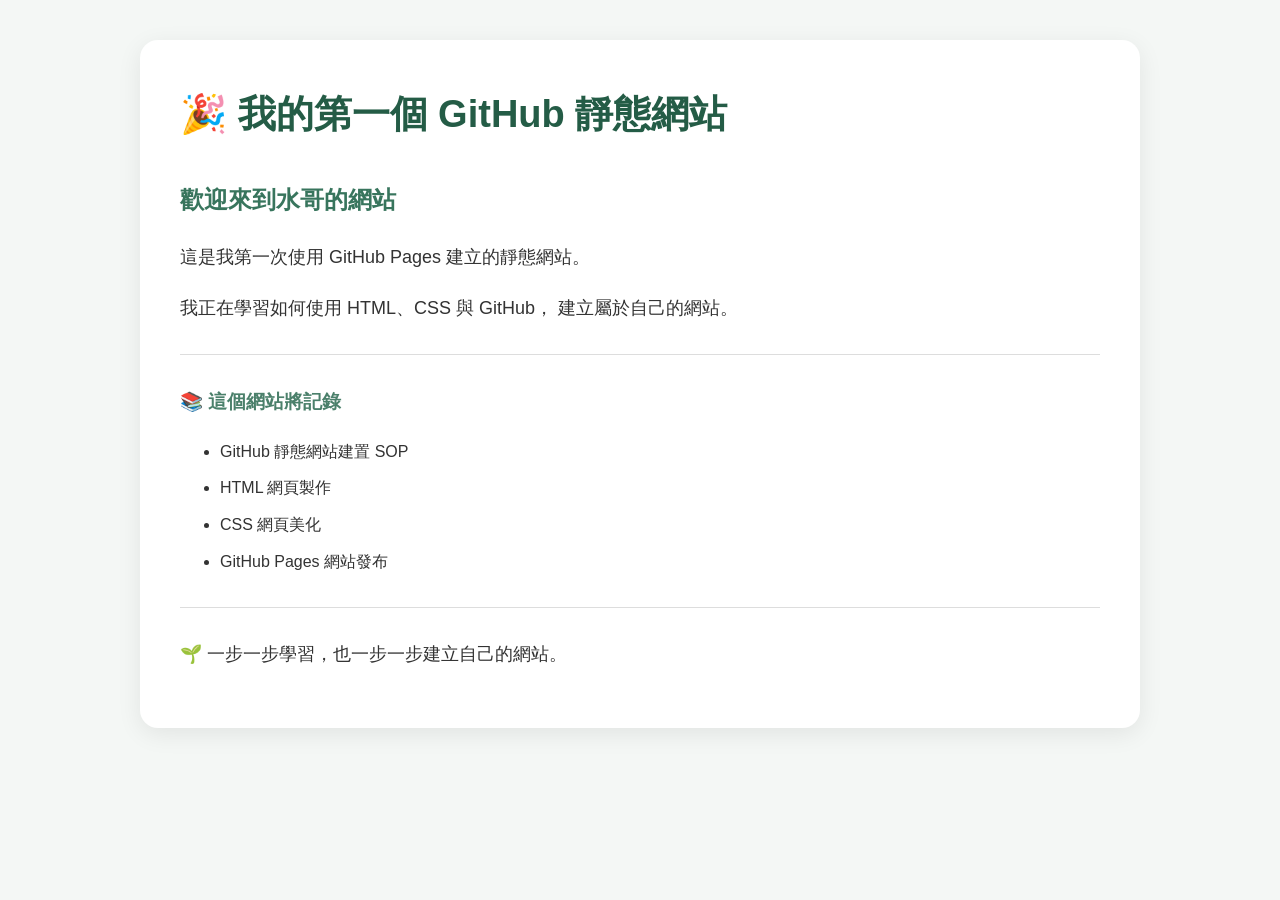
<file: index.html>
<!DOCTYPE html>
<html lang="zh-Hant">
<head>
    <meta charset="UTF-8">
    <meta name="viewport" content="width=device-width, initial-scale=1.0">

    <title>水哥的 GitHub 靜態網站</title>

    <link rel="stylesheet" href="style.css">
</head>

<body>
    <div class="container">

    <h1>🎉 我的第一個 GitHub 靜態網站</h1>

    <h2>歡迎來到水哥的網站</h2>

    <p>
        這是我第一次使用 GitHub Pages 建立的靜態網站。
    </p>

    <p>
        我正在學習如何使用 HTML、CSS 與 GitHub，
        建立屬於自己的網站。
    </p>

    <hr>

    <h3>📚 這個網站將記錄</h3>

    <ul>
        <li>GitHub 靜態網站建置 SOP</li>
        <li>HTML 網頁製作</li>
        <li>CSS 網頁美化</li>
        <li>GitHub Pages 網站發布</li>
    </ul>

    <hr>

    <p>
        🌱 一步一步學習，也一步一步建立自己的網站。
    </p>
</div>
</body>
</html>
</file>
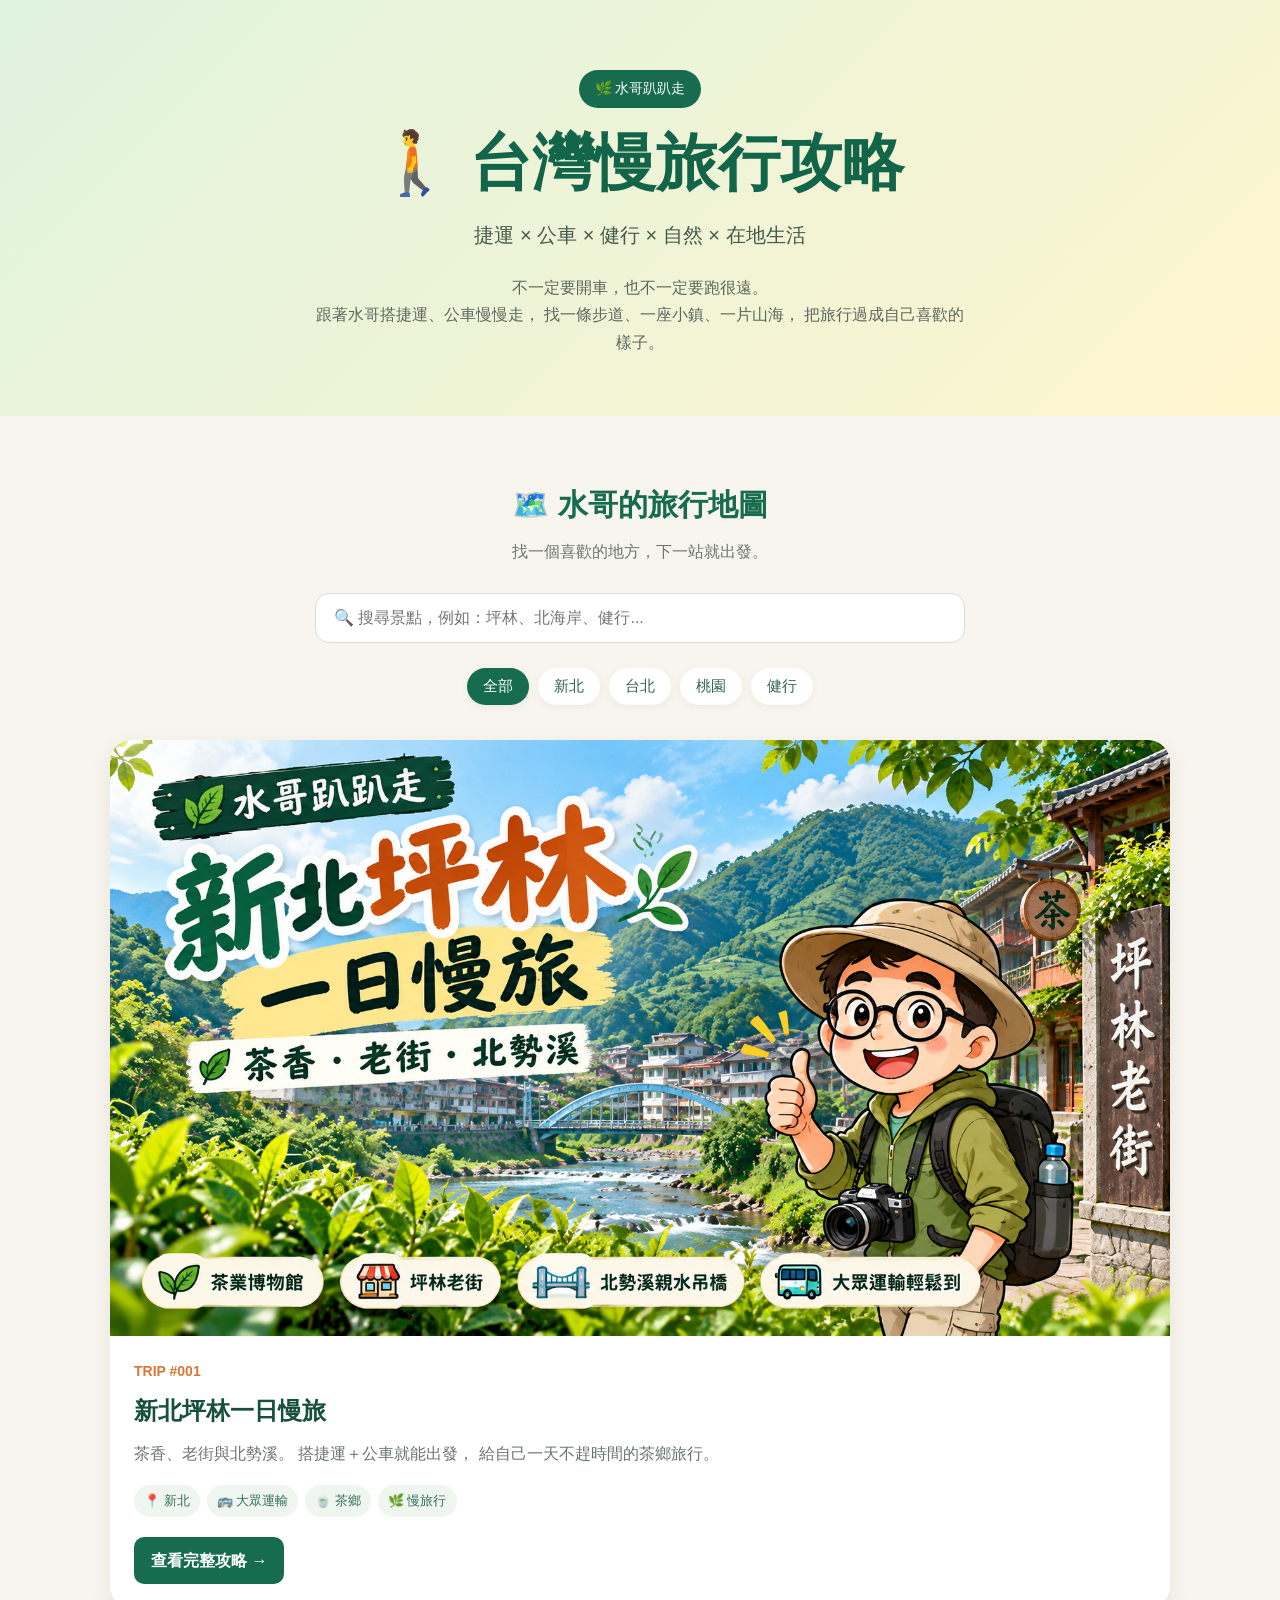
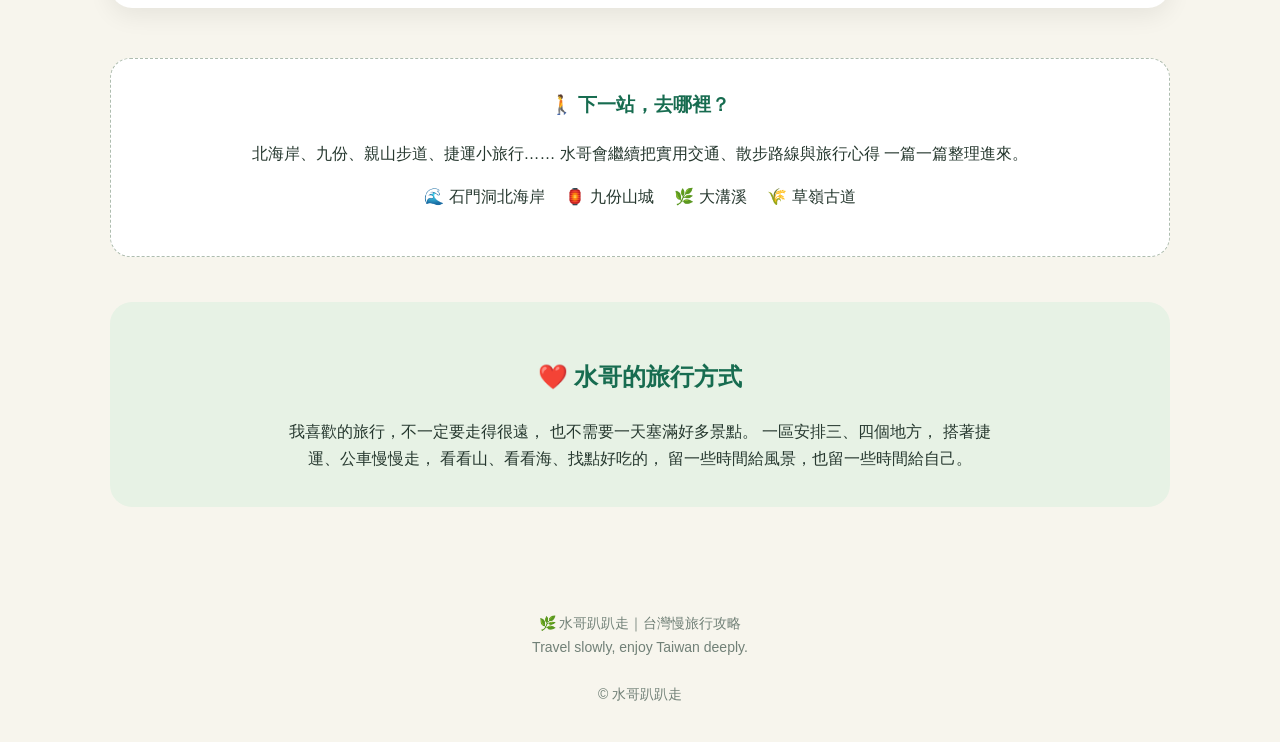
<file: travel/index.html>
<!DOCTYPE html>
<html lang="zh-Hant">
<head>
  <meta charset="UTF-8">
  <meta name="viewport" content="width=device-width, initial-scale=1.0">

  <title>水哥趴趴走｜台灣慢旅行攻略</title>
  <meta name="description" content="跟著水哥搭捷運、公車慢慢旅行，探索台北、新北、桃園與台灣各地的自然景點、健行步道與慢旅行。">

  <style>
    * {
      box-sizing: border-box;
    }

    html {
      scroll-behavior: smooth;
    }

    body {
      margin: 0;
      font-family: -apple-system, BlinkMacSystemFont, "Segoe UI",
                   "Noto Sans TC", "Microsoft JhengHei", sans-serif;
      background: #f7f5ed;
      color: #26382f;
      line-height: 1.7;
    }

    /* ===== 頂部主視覺 ===== */

    .hero {
      background: linear-gradient(135deg, #dff3df 0%, #fff5ce 100%);
      padding: 70px 20px 60px;
      text-align: center;
    }

    .brand {
      display: inline-block;
      background: #176c50;
      color: white;
      padding: 7px 16px;
      border-radius: 999px;
      font-size: 14px;
      margin-bottom: 18px;
    }

    .hero h1 {
      margin: 0;
      font-size: clamp(36px, 7vw, 62px);
      color: #126548;
      line-height: 1.2;
    }

    .hero .subtitle {
      margin-top: 18px;
      font-size: 20px;
      color: #435a4c;
    }

    .hero .intro {
      max-width: 650px;
      margin: 22px auto 0;
      color: #5a675f;
    }

    /* ===== 主內容 ===== */

    .container {
      max-width: 1100px;
      margin: auto;
      padding: 38px 20px 70px;
    }

    .section-title {
      text-align: center;
      margin: 15px 0 28px;
    }

    .section-title h2 {
      color: #176c50;
      font-size: 30px;
      margin-bottom: 8px;
    }

    .section-title p {
      margin: 0;
      color: #6c766f;
    }

    /* ===== 搜尋 ===== */

    .search-box {
      max-width: 650px;
      margin: 0 auto 25px;
    }

    .search-box input {
      width: 100%;
      padding: 15px 18px;
      border: 1px solid #d8ddd8;
      border-radius: 14px;
      font-size: 16px;
      outline: none;
      background: white;
    }

    .search-box input:focus {
      border-color: #398568;
      box-shadow: 0 0 0 3px rgba(57,133,104,.12);
    }

    /* ===== 分類按鈕 ===== */

    .filters {
      display: flex;
      justify-content: center;
      flex-wrap: wrap;
      gap: 9px;
      margin-bottom: 35px;
    }

    .filter-btn {
      border: none;
      padding: 9px 16px;
      border-radius: 999px;
      background: white;
      color: #32654f;
      cursor: pointer;
      font-size: 15px;
      box-shadow: 0 2px 8px rgba(0,0,0,.05);
    }

    .filter-btn.active,
    .filter-btn:hover {
      background: #176c50;
      color: white;
    }

    /* ===== 旅遊卡片 ===== */

    .travel-grid {
      display: grid;
      grid-template-columns: repeat(auto-fit, minmax(280px, 1fr));
      gap: 24px;
    }

    .travel-card {
      background: white;
      border-radius: 22px;
      overflow: hidden;
      box-shadow: 0 8px 25px rgba(0,0,0,.07);
      transition: transform .25s ease, box-shadow .25s ease;
    }

    .travel-card:hover {
      transform: translateY(-5px);
      box-shadow: 0 12px 30px rgba(0,0,0,.11);
    }

.card-cover {
  width: 100%;
  aspect-ratio: 16 / 9;
  overflow: hidden;
  background: #eef5e9;
}

.trip-cover-image {
  width: 100%;
  height: 100%;
  object-fit: contain;
  object-position: center;
  display: block;
}

    .cover-icon {
      font-size: 72px;
    }

    .card-content {
      padding: 24px;
    }

    .number {
      color: #d47738;
      font-weight: 700;
      font-size: 14px;
    }

    .card-content h3 {
      margin: 7px 0 8px;
      font-size: 24px;
      color: #164f3c;
    }

    .card-content p {
      color: #68746d;
      margin: 0 0 18px;
    }

    .tags {
      display: flex;
      flex-wrap: wrap;
      gap: 7px;
      margin-bottom: 20px;
    }

    .tag {
      background: #eef6ef;
      color: #347058;
      padding: 5px 10px;
      border-radius: 999px;
      font-size: 13px;
    }

    .read-more {
      display: inline-block;
      text-decoration: none;
      background: #176c50;
      color: white;
      padding: 10px 17px;
      border-radius: 10px;
      font-weight: 600;
    }

    .read-more:hover {
      background: #10553e;
    }

    /* ===== 即將推出 ===== */

    .coming-soon {
      margin-top: 50px;
      background: #fff;
      border-radius: 20px;
      padding: 30px;
      text-align: center;
      border: 1px dashed #aebdaf;
    }

    .coming-soon h3 {
      color: #176c50;
      margin-top: 0;
    }

    /* ===== 水哥旅行理念 ===== */

    .about {
      margin-top: 45px;
      background: #e7f2e5;
      border-radius: 22px;
      padding: 35px;
      text-align: center;
    }

    .about h2 {
      color: #176c50;
    }

    .about p {
      max-width: 720px;
      margin: auto;
    }

    /* ===== Footer ===== */

    footer {
      text-align: center;
      padding: 35px 20px;
      color: #718077;
      font-size: 14px;
    }

    /* ===== 手機版 ===== */

    @media (max-width: 600px) {

      .hero {
        padding: 50px 18px 45px;
      }

      .hero .subtitle {
        font-size: 17px;
      }

      .container {
        padding: 28px 15px 55px;
      }

      .section-title h2 {
        font-size: 25px;
      }

      .about {
        padding: 26px 20px;
      }
    }
  </style>
</head>

<body>

  <!-- ===== 主視覺 ===== -->

  <header class="hero">

    <div class="brand">🌿 水哥趴趴走</div>

    <h1>🚶 台灣慢旅行攻略</h1>

    <div class="subtitle">
      捷運 × 公車 × 健行 × 自然 × 在地生活
    </div>

    <p class="intro">
      不一定要開車，也不一定要跑很遠。<br>
      跟著水哥搭捷運、公車慢慢走，
      找一條步道、一座小鎮、一片山海，
      把旅行過成自己喜歡的樣子。
    </p>

  </header>


  <main class="container">

    <div class="section-title">
      <h2>🗺️ 水哥的旅行地圖</h2>
      <p>找一個喜歡的地方，下一站就出發。</p>
    </div>


    <!-- 搜尋 -->

    <div class="search-box">
      <input
        id="searchInput"
        type="text"
        placeholder="🔍 搜尋景點，例如：坪林、北海岸、健行..."
      >
    </div>


    <!-- 分類 -->

    <div class="filters">

      <button class="filter-btn active" data-filter="all">
        全部
      </button>

      <button class="filter-btn" data-filter="新北">
        新北
      </button>

      <button class="filter-btn" data-filter="台北">
        台北
      </button>

      <button class="filter-btn" data-filter="桃園">
        桃園
      </button>

      <button class="filter-btn" data-filter="健行">
        健行
      </button>

    </div>


    <!-- ===== 旅遊攻略卡片 ===== -->

    <div class="travel-grid" id="travelGrid">


      <!-- #001 坪林 -->

      <article
        class="travel-card"
        data-category="新北 慢旅行"
        data-keywords="坪林 茶 老街 茶業博物館 北勢溪 親水吊橋 公車"
      >

<div class="card-cover">
  <img
    src="../images/travel/pinglin_day_trip_cover.png"
    alt="水哥趴趴走｜新北坪林一日慢旅"
    class="trip-cover-image"
  >
</div>

        <div class="card-content">

          <div class="number">
            TRIP #001
          </div>

          <h3>
            新北坪林一日慢旅
          </h3>

          <p>
            茶香、老街與北勢溪。
            搭捷運＋公車就能出發，
            給自己一天不趕時間的茶鄉旅行。
          </p>

          <div class="tags">
            <span class="tag">📍 新北</span>
            <span class="tag">🚌 大眾運輸</span>
            <span class="tag">🍵 茶鄉</span>
            <span class="tag">🌿 慢旅行</span>
          </div>

          <a
            class="read-more"
            href="pinglin-day-trip.html"
          >
            查看完整攻略 →
          </a>

        </div>

      </article>


    </div>


    <!-- ===== 即將推出 ===== -->

    <section class="coming-soon">

      <h3>🚶 下一站，去哪裡？</h3>

      <p>
        北海岸、九份、親山步道、捷運小旅行……
        水哥會繼續把實用交通、散步路線與旅行心得
        一篇一篇整理進來。
      </p>

      <p>
        🌊 石門洞北海岸　
        🏮 九份山城　
        🌿 大溝溪　
        🌾 草嶺古道
      </p>

    </section>


    <!-- ===== 水哥旅行理念 ===== -->

    <section class="about">

      <h2>❤️ 水哥的旅行方式</h2>

      <p>
        我喜歡的旅行，不一定要走得很遠，
        也不需要一天塞滿好多景點。
        一區安排三、四個地方，
        搭著捷運、公車慢慢走，
        看看山、看看海、找點好吃的，
        留一些時間給風景，也留一些時間給自己。
      </p>

    </section>

  </main>


  <footer>

    🌿 水哥趴趴走｜台灣慢旅行攻略<br>
    Travel slowly, enjoy Taiwan deeply.<br><br>

    © 水哥趴趴走

  </footer>


  <!-- ===== 搜尋＋分類功能 ===== -->

  <script>

    const searchInput =
      document.getElementById("searchInput");

    const cards =
      document.querySelectorAll(".travel-card");

    const buttons =
      document.querySelectorAll(".filter-btn");

    let currentFilter = "all";


    function updateCards() {

      const keyword =
        searchInput.value.toLowerCase().trim();

      cards.forEach(card => {

        const text =
          (
            card.innerText +
            " " +
            card.dataset.keywords
          ).toLowerCase();

        const categories =
          card.dataset.category || "";

        const matchSearch =
          text.includes(keyword);

        const matchFilter =
          currentFilter === "all" ||
          categories.includes(currentFilter);

        card.style.display =
          matchSearch && matchFilter
            ? ""
            : "none";

      });

    }


    searchInput.addEventListener(
      "input",
      updateCards
    );


    buttons.forEach(button => {

      button.addEventListener(
        "click",
        function() {

          buttons.forEach(btn =>
            btn.classList.remove("active")
          );

          this.classList.add("active");

          currentFilter =
            this.dataset.filter;

          updateCards();

        }
      );

    });

  </script>

</body>
</html>
</file>
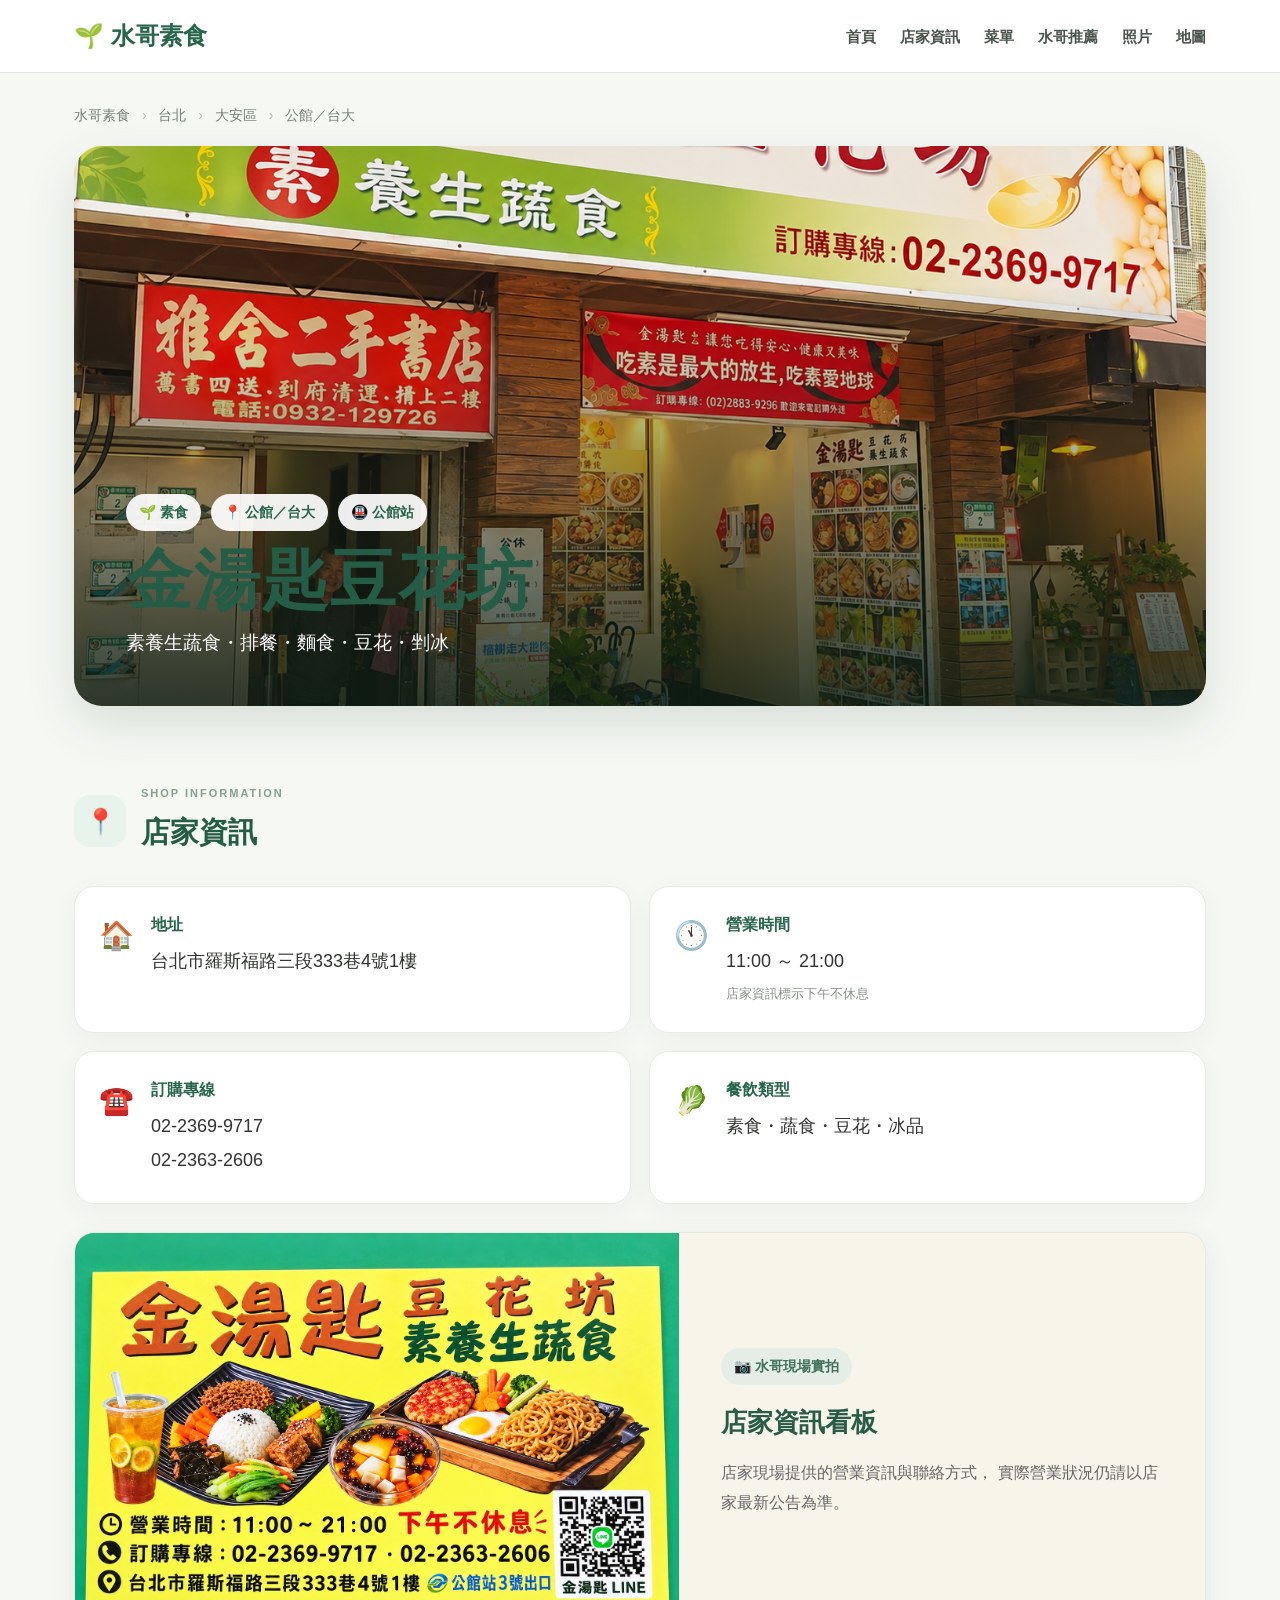
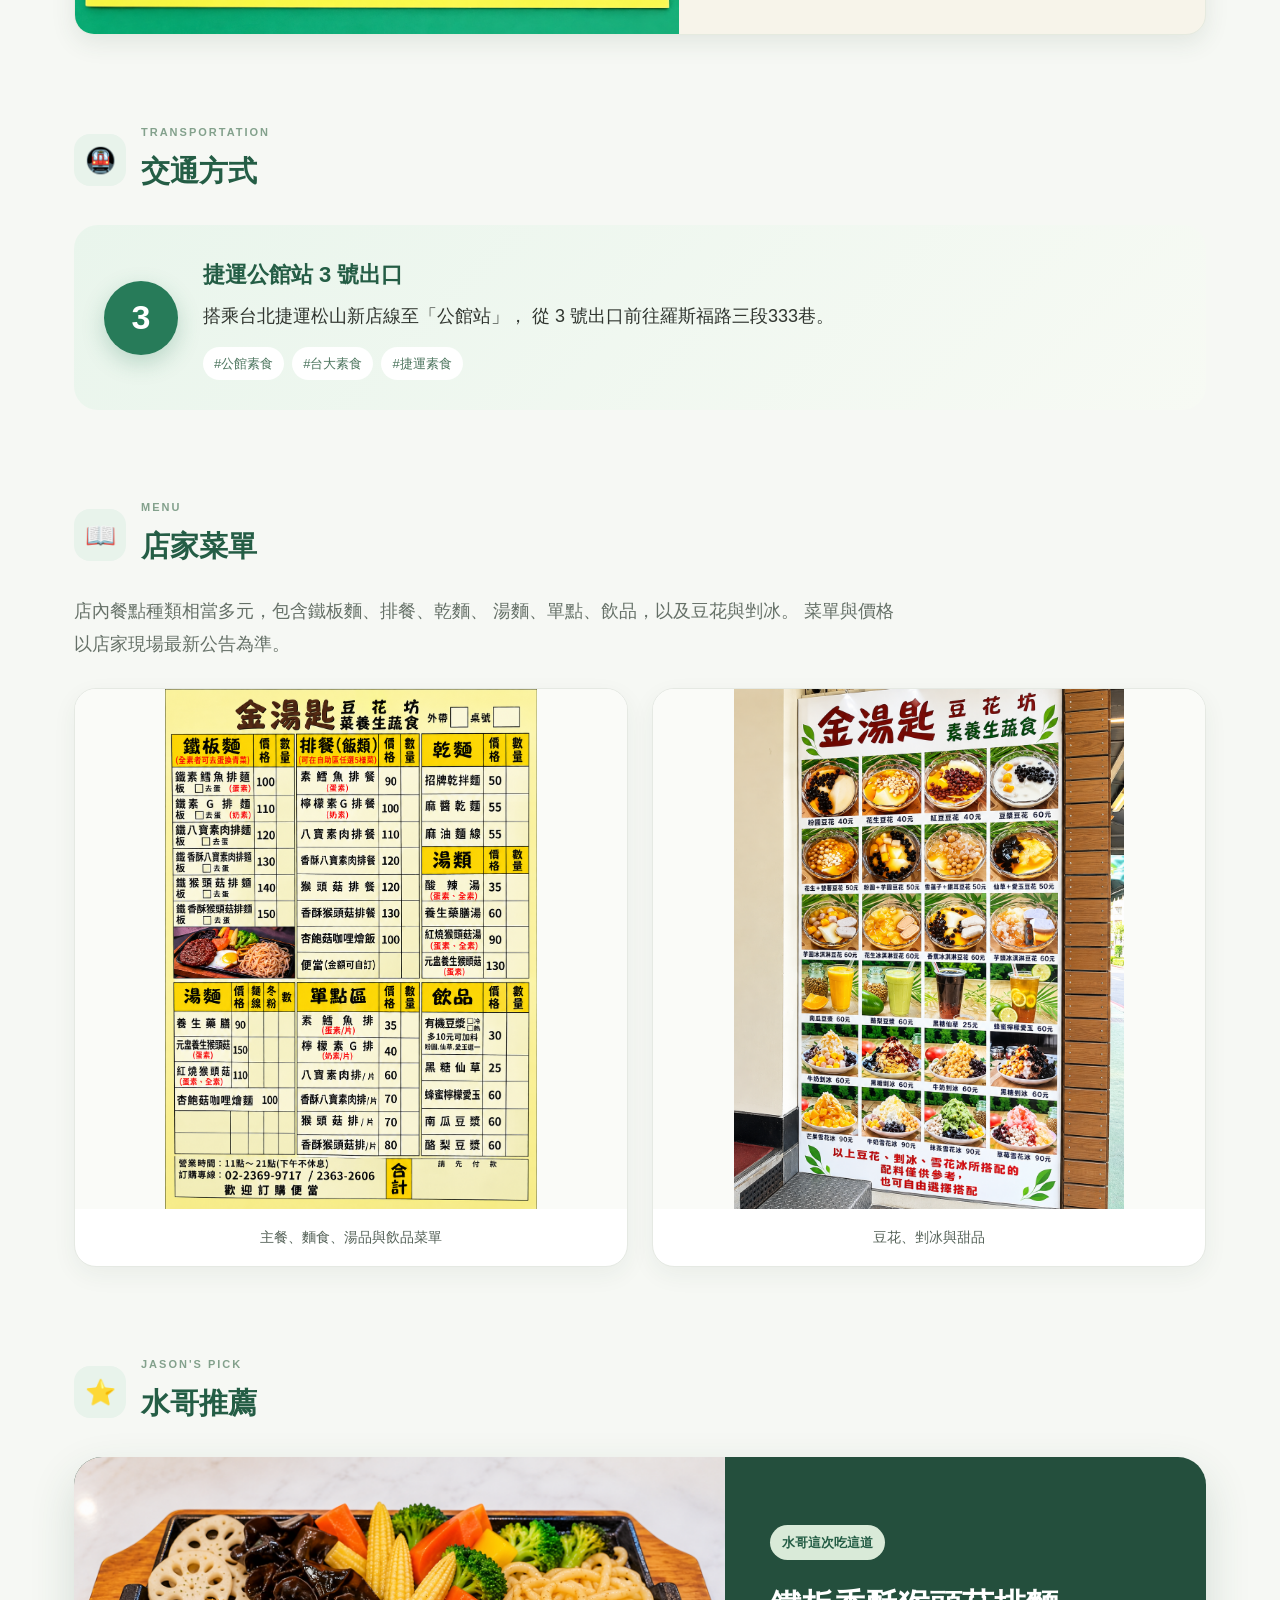
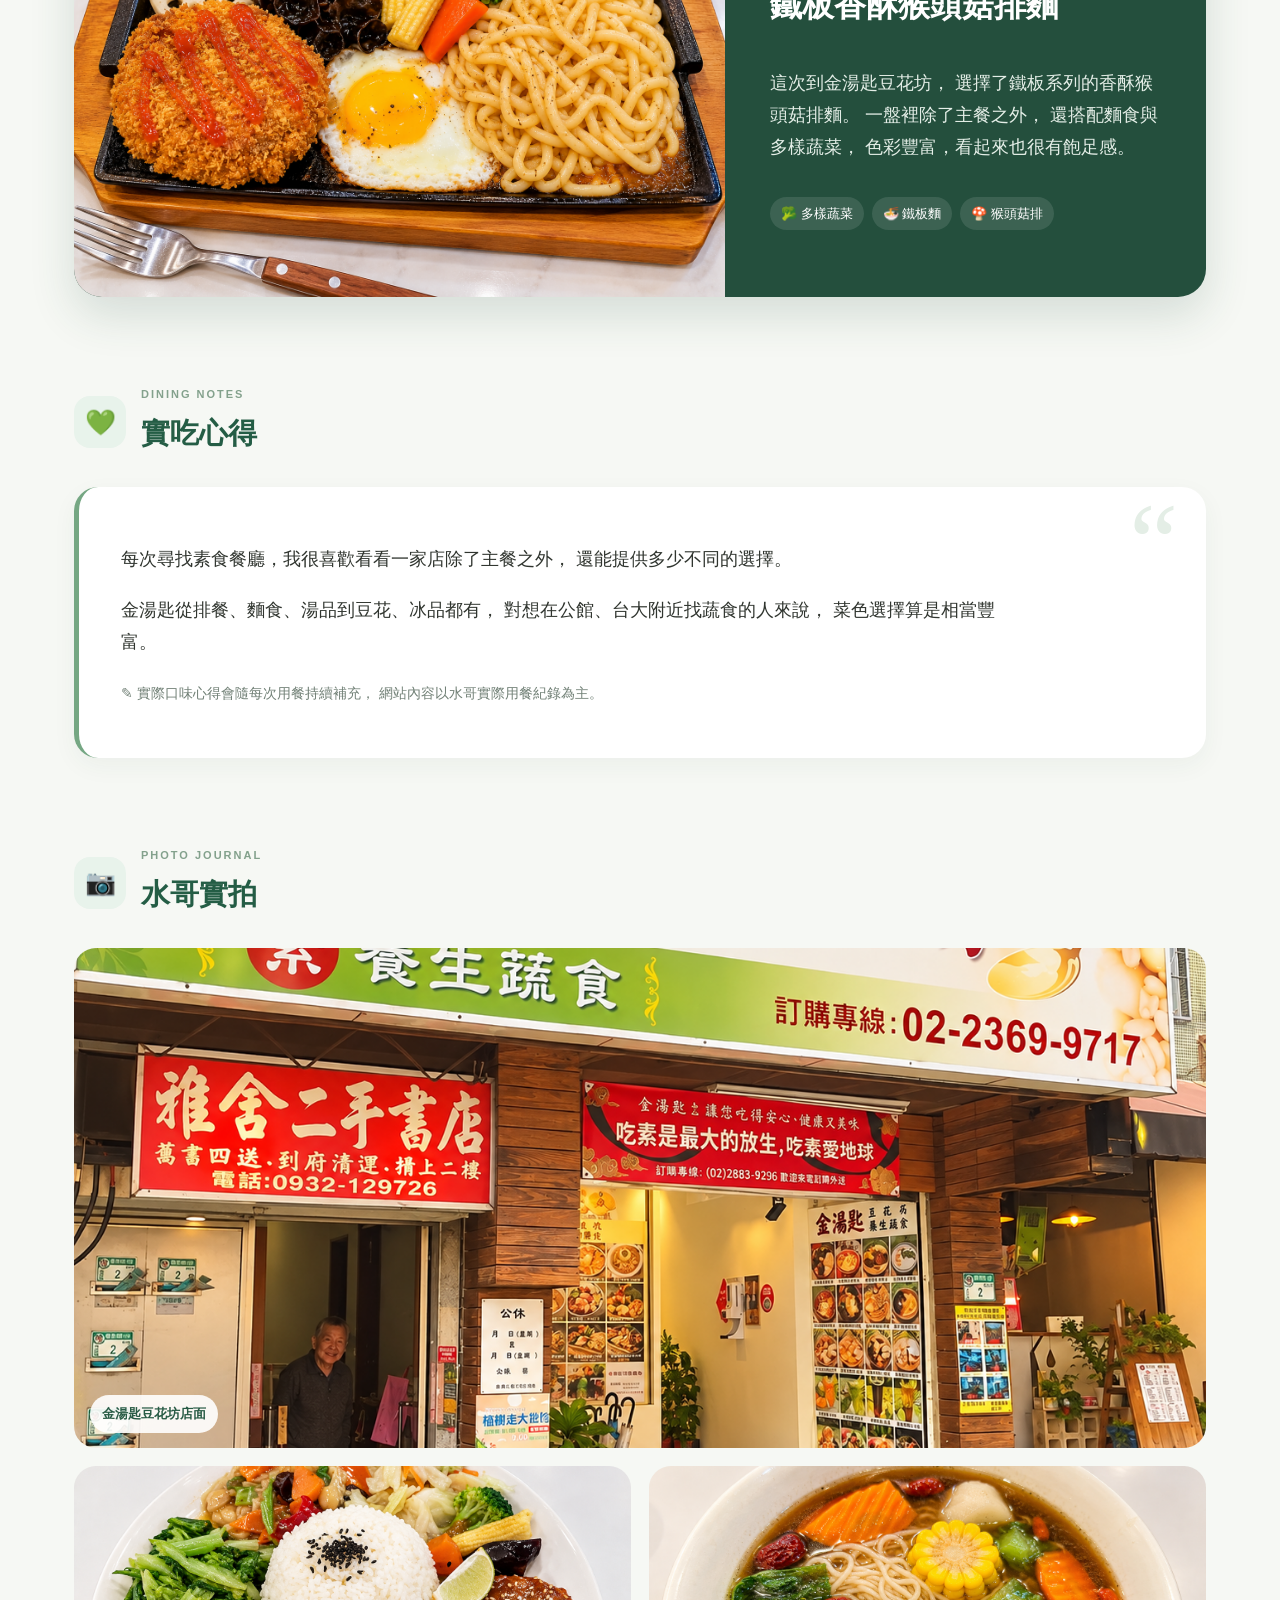
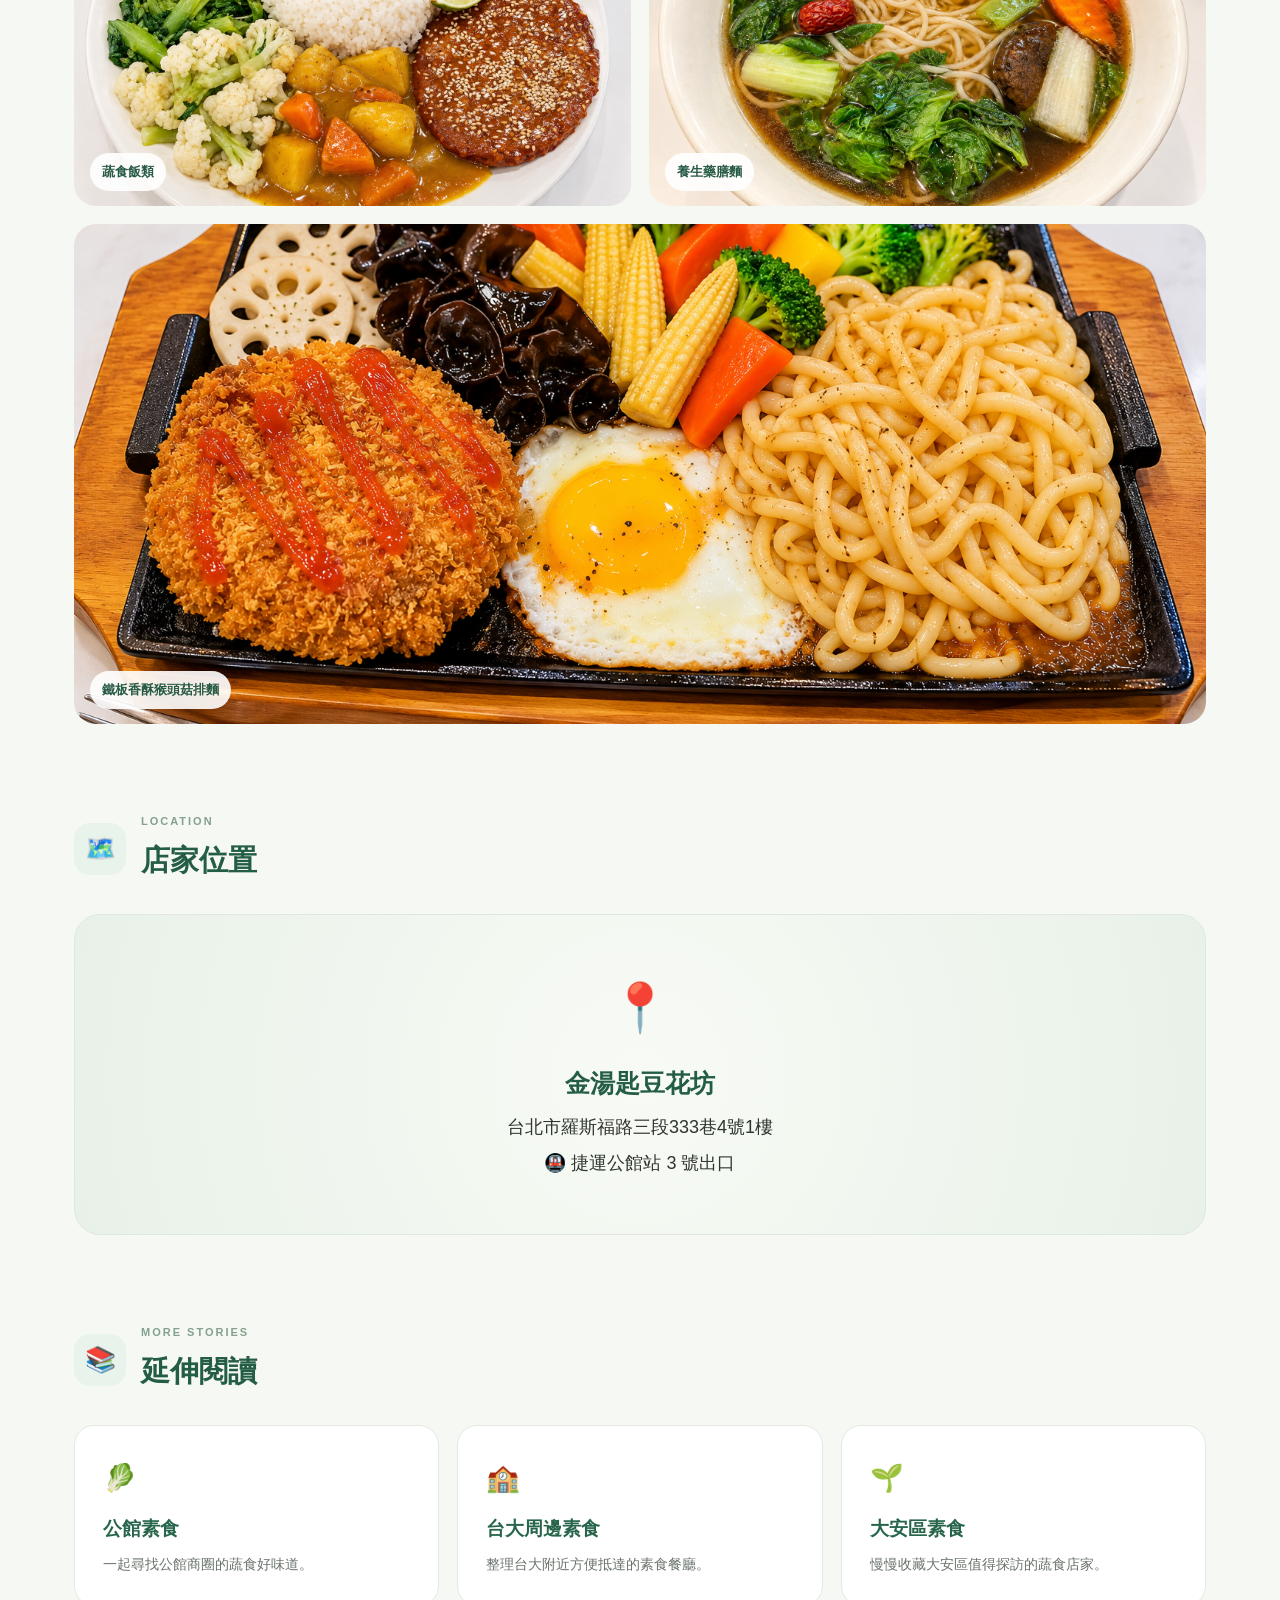
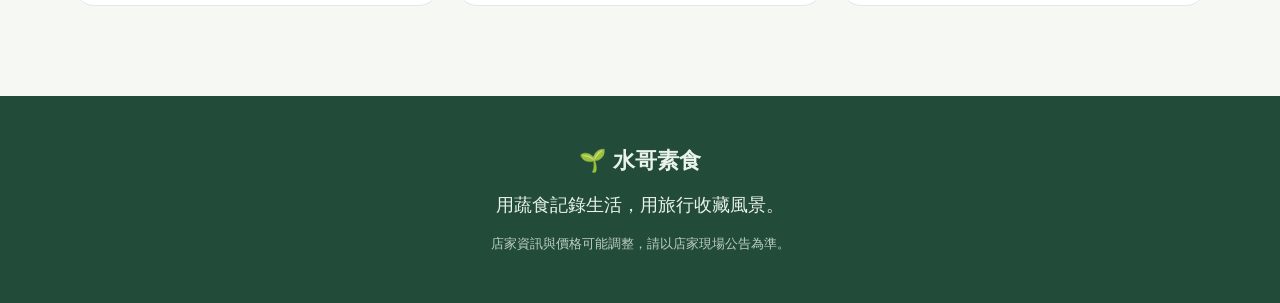
<file: restaurants/golden-spoon.html>
<!DOCTYPE html>
<html lang="zh-Hant">

<head>
    <meta charset="UTF-8">
    <meta name="viewport" content="width=device-width, initial-scale=1.0">

    <title>金湯匙豆花坊｜水哥素食</title>

    <meta name="description"
          content="水哥素食探店：台北公館金湯匙豆花坊，整理店家資訊、交通、菜單、推薦餐點與實吃照片。">

    <link rel="stylesheet" href="../style.css">
</head>

<body class="restaurant-page">

<!-- =========================
     網站導覽列
========================= -->
<header class="site-header">
    <div class="nav-container">

        <a class="brand" href="../index.html">
            🌱 水哥素食
        </a>

        <nav>
            <a href="../index.html">首頁</a>
            <a href="#info">店家資訊</a>
            <a href="#menu">菜單</a>
            <a href="#recommend">水哥推薦</a>
            <a href="#photos">照片</a>
            <a href="#map">地圖</a>
        </nav>

    </div>
</header>


<main class="restaurant-container">

    <!-- =========================
         麵包屑
    ========================= -->
    <div class="breadcrumb">
        水哥素食
        <span>›</span>
        台北
        <span>›</span>
        大安區
        <span>›</span>
        公館／台大
    </div>


    <!-- =========================
         店家主視覺
    ========================= -->
    <section class="restaurant-hero">

        <img
            src="../images/golden-spoon/storefront.jpg"
            alt="金湯匙豆花坊店面">

        <div class="hero-overlay">

            <div class="restaurant-tags">
                <span>🌱 素食</span>
                <span>📍 公館／台大</span>
                <span>🚇 公館站</span>
            </div>

            <h1>金湯匙豆花坊</h1>

            <p>
                素養生蔬食・排餐・麵食・豆花・剉冰
            </p>

        </div>

    </section>


    <!-- =========================
         店家資訊
    ========================= -->
    <section id="info" class="content-section">

        <div class="section-title">
            <span>📍</span>
            <div>
                <p>SHOP INFORMATION</p>
                <h2>店家資訊</h2>
            </div>
        </div>

        <div class="info-grid">

            <div class="info-card">
                <span class="info-icon">🏠</span>
                <div>
                    <strong>地址</strong>
                    <p>台北市羅斯福路三段333巷4號1樓</p>
                </div>
            </div>

            <div class="info-card">
                <span class="info-icon">🕚</span>
                <div>
                    <strong>營業時間</strong>
                    <p>11:00 ～ 21:00</p>
                    <small>店家資訊標示下午不休息</small>
                </div>
            </div>

            <div class="info-card">
                <span class="info-icon">☎️</span>
                <div>
                    <strong>訂購專線</strong>
                    <p>02-2369-9717</p>
                    <p>02-2363-2606</p>
                </div>
            </div>

            <div class="info-card">
                <span class="info-icon">🥬</span>
                <div>
                    <strong>餐飲類型</strong>
                    <p>素食・蔬食・豆花・冰品</p>
                </div>
            </div>

        </div>
<div class="shop-info-photo">

    <img
        src="../images/golden-spoon/shop-info.jpg"
        alt="金湯匙豆花坊店家資訊">

    <div class="shop-info-photo-text">
        <span>📷 水哥現場實拍</span>
        <h3>店家資訊看板</h3>
        <p>
            店家現場提供的營業資訊與聯絡方式，
            實際營業狀況仍請以店家最新公告為準。
        </p>
    </div>

</div>
    </section>


    <!-- =========================
         交通
    ========================= -->
    <section class="content-section">

        <div class="section-title">
            <span>🚇</span>
            <div>
                <p>TRANSPORTATION</p>
                <h2>交通方式</h2>
            </div>
        </div>

        <div class="transport-card">

            <div class="metro-number">3</div>

            <div>
                <h3>捷運公館站 3 號出口</h3>
                <p>
                    搭乘台北捷運松山新店線至「公館站」，
                    從 3 號出口前往羅斯福路三段333巷。
                </p>

                <div class="location-tags">
                    <span>#公館素食</span>
                    <span>#台大素食</span>
                    <span>#捷運素食</span>
                </div>
            </div>

        </div>

    </section>


    <!-- =========================
         菜單
    ========================= -->
    <section id="menu" class="content-section">

        <div class="section-title">
            <span>📖</span>
            <div>
                <p>MENU</p>
                <h2>店家菜單</h2>
            </div>
        </div>

        <p class="section-intro">
            店內餐點種類相當多元，包含鐵板麵、排餐、乾麵、
            湯麵、單點、飲品，以及豆花與剉冰。
            菜單與價格以店家現場最新公告為準。
        </p>

        <div class="menu-gallery">

            <figure>
                <img
                    src="../images/golden-spoon/menu-main.jpg"
                    alt="金湯匙豆花坊主餐菜單">

                <figcaption>
                    主餐、麵食、湯品與飲品菜單
                </figcaption>
            </figure>

            <figure>
                <img
                    src="../images/golden-spoon/menu-dessert.jpg"
                    alt="金湯匙豆花坊豆花與冰品菜單">

                <figcaption>
                    豆花、剉冰與甜品
                </figcaption>
            </figure>

        </div>

    </section>


    <!-- =========================
         水哥推薦
    ========================= -->
    <section id="recommend"
             class="content-section recommend-section">

        <div class="section-title">
            <span>⭐</span>
            <div>
                <p>JASON'S PICK</p>
                <h2>水哥推薦</h2>
            </div>
        </div>

        <div class="recommend-card">

            <div class="recommend-image">
                <img
                    src="../images/golden-spoon/mushroom-steak-noodles.jpg"
                    alt="鐵板香酥猴頭菇排麵">
            </div>

            <div class="recommend-content">

                <span class="pick-label">
                    水哥這次吃這道
                </span>

                <h3>鐵板香酥猴頭菇排麵</h3>

                <p>
                    這次到金湯匙豆花坊，
                    選擇了鐵板系列的香酥猴頭菇排麵。
                    一盤裡除了主餐之外，
                    還搭配麵食與多樣蔬菜，
                    色彩豐富，看起來也很有飽足感。
                </p>

                <div class="food-tags">
                    <span>🥦 多樣蔬菜</span>
                    <span>🍜 鐵板麵</span>
                    <span>🍄 猴頭菇排</span>
                </div>

            </div>

        </div>

    </section>


    <!-- =========================
         實吃心得
    ========================= -->
    <section class="content-section">

        <div class="section-title">
            <span>💚</span>
            <div>
                <p>DINING NOTES</p>
                <h2>實吃心得</h2>
            </div>
        </div>

        <div class="experience-card">

            <p>
                每次尋找素食餐廳，我很喜歡看看一家店除了主餐之外，
                還能提供多少不同的選擇。
            </p>

            <p>
                金湯匙從排餐、麵食、湯品到豆花、冰品都有，
                對想在公館、台大附近找蔬食的人來說，
                菜色選擇算是相當豐富。
            </p>

            <p class="note">
                ✎ 實際口味心得會隨每次用餐持續補充，
                網站內容以水哥實際用餐紀錄為主。
            </p>

        </div>

    </section>


    <!-- =========================
         照片
    ========================= -->
    <section id="photos" class="content-section">

        <div class="section-title">
            <span>📷</span>
            <div>
                <p>PHOTO JOURNAL</p>
                <h2>水哥實拍</h2>
            </div>
        </div>

        <div class="photo-grid">

            <figure class="photo-large">
                <img
                    src="../images/golden-spoon/storefront.jpg"
                    alt="金湯匙豆花坊店面">
                <figcaption>金湯匙豆花坊店面</figcaption>
            </figure>

            <figure>
                <img
                    src="../images/golden-spoon/rice-meal.jpg"
                    alt="金湯匙飯類餐點">
                <figcaption>蔬食飯類</figcaption>
            </figure>

            <figure>
                <img
                    src="../images/golden-spoon/herbal-noodles.jpg"
                    alt="養生藥膳麵">
                <figcaption>養生藥膳麵</figcaption>
            </figure>

            <figure class="photo-wide">
                <img
                    src="../images/golden-spoon/mushroom-steak-noodles.jpg"
                    alt="鐵板香酥猴頭菇排麵">
                <figcaption>鐵板香酥猴頭菇排麵</figcaption>
            </figure>

        </div>

    </section>


    <!-- =========================
         地圖
    ========================= -->
    <section id="map" class="content-section">

        <div class="section-title">
            <span>🗺️</span>
            <div>
                <p>LOCATION</p>
                <h2>店家位置</h2>
            </div>
        </div>

        <div class="map-placeholder">

            <div class="map-icon">📍</div>

            <h3>金湯匙豆花坊</h3>

            <p>
                台北市羅斯福路三段333巷4號1樓
            </p>

            <p>
                🚇 捷運公館站 3 號出口
            </p>

        </div>

    </section>


    <!-- =========================
         延伸閱讀
    ========================= -->
    <section class="content-section">

        <div class="section-title">
            <span>📚</span>
            <div>
                <p>MORE STORIES</p>
                <h2>延伸閱讀</h2>
            </div>
        </div>

        <div class="related-grid">

            <div class="related-card">
                <span>🥬</span>
                <h3>公館素食</h3>
                <p>一起尋找公館商圈的蔬食好味道。</p>
            </div>

            <div class="related-card">
                <span>🏫</span>
                <h3>台大周邊素食</h3>
                <p>整理台大附近方便抵達的素食餐廳。</p>
            </div>

            <div class="related-card">
                <span>🌱</span>
                <h3>大安區素食</h3>
                <p>慢慢收藏大安區值得探訪的蔬食店家。</p>
            </div>

        </div>

    </section>

</main>


<!-- =========================
     Footer
========================= -->
<footer class="site-footer">

    <strong>🌱 水哥素食</strong>

    <p>
        用蔬食記錄生活，用旅行收藏風景。
    </p>

    <small>
        店家資訊與價格可能調整，請以店家現場公告為準。
    </small>

</footer>

</body>
</html>
</file>
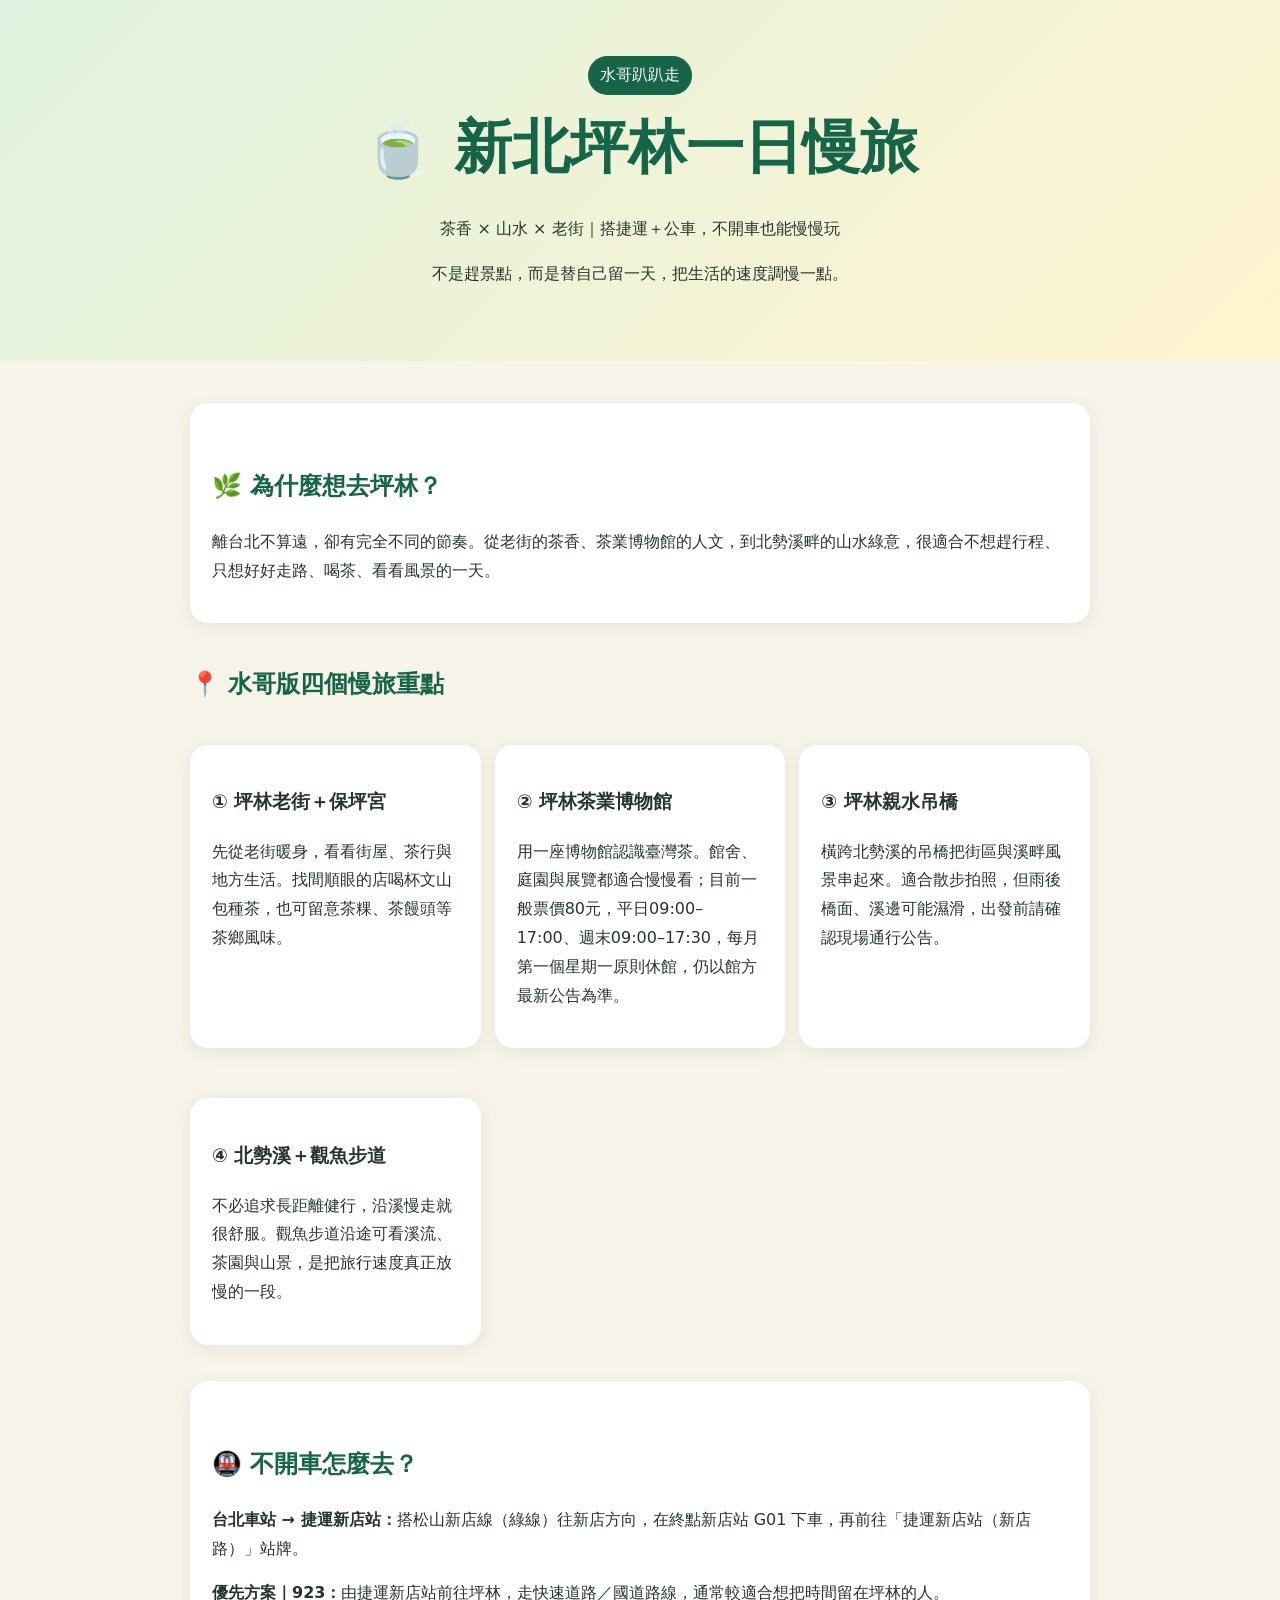
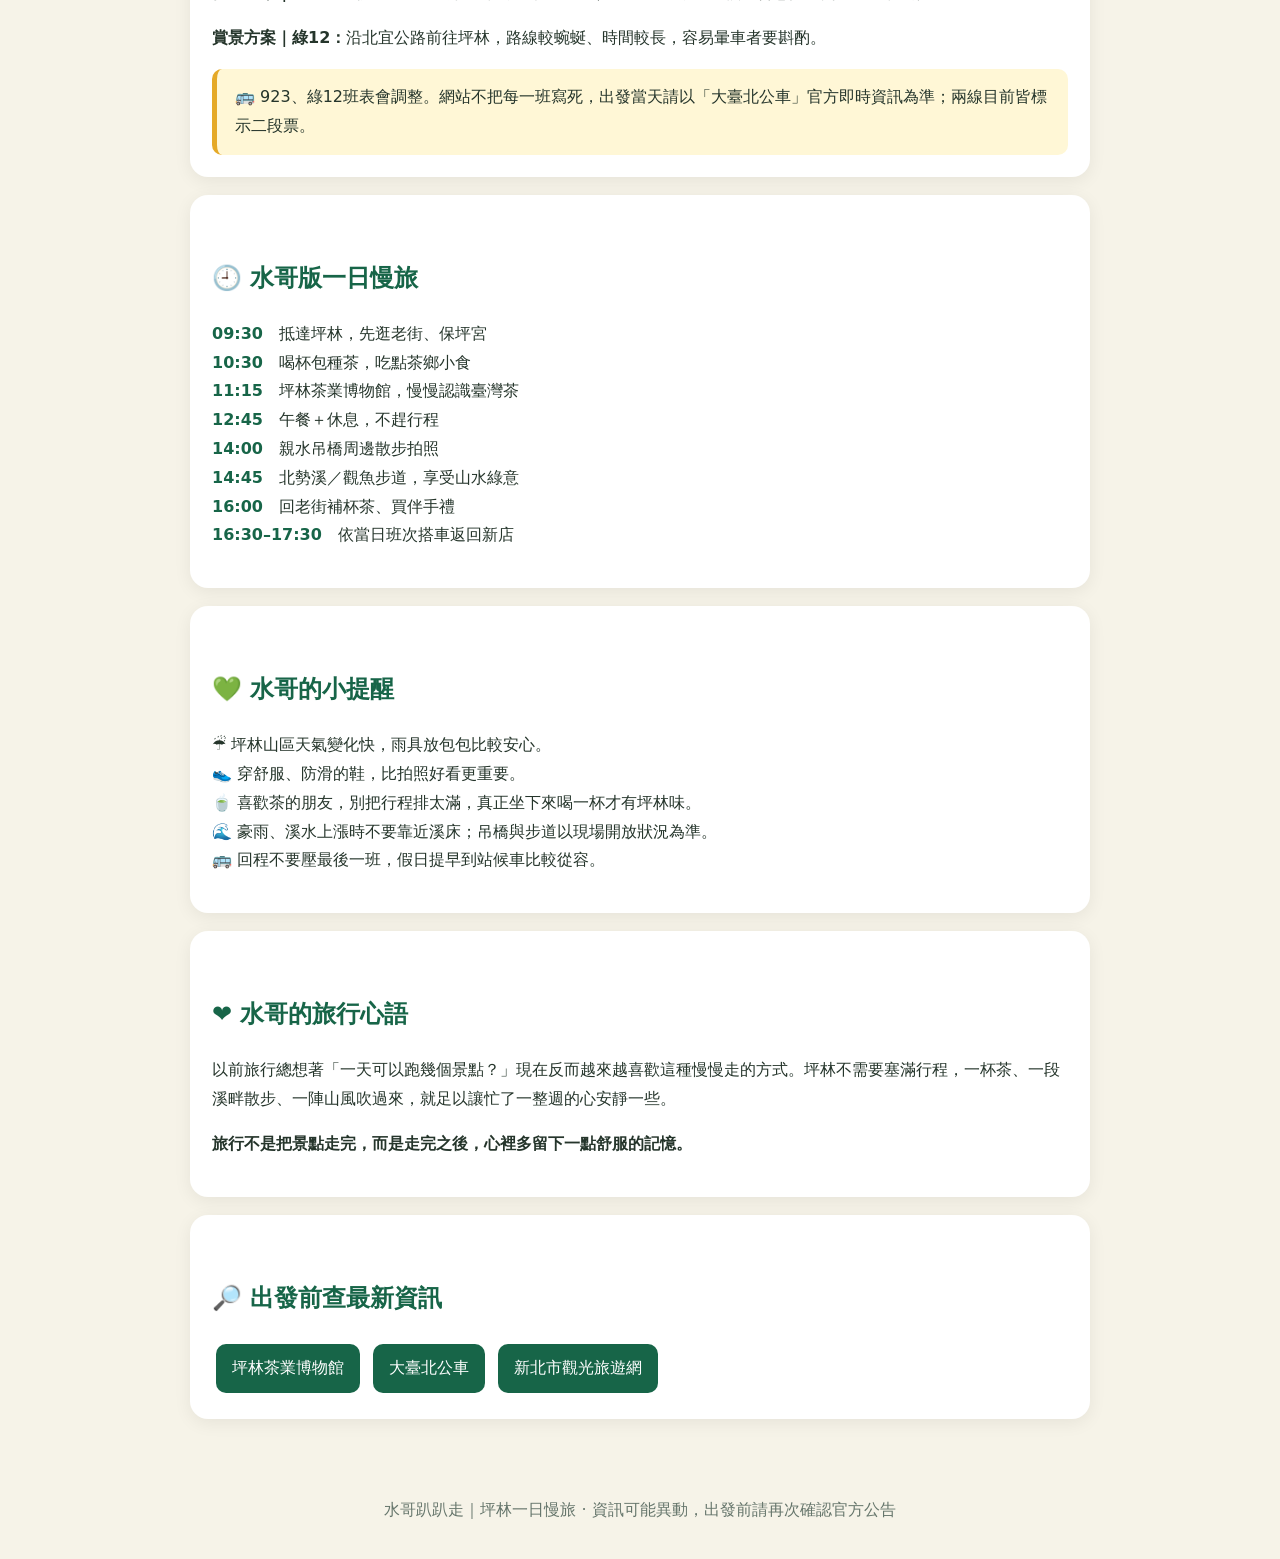
<file: travel/pinglin-day-trip.html>
<!doctype html>
<html lang="zh-Hant">
<head>
<meta charset="utf-8"><meta name="viewport" content="width=device-width,initial-scale=1">
<title>水哥趴趴走｜坪林一日慢旅</title>
<style>
body{margin:0;font-family:system-ui,-apple-system,"Noto Sans TC",sans-serif;background:#f6f3e8;color:#25352b;line-height:1.8}
header{background:linear-gradient(135deg,#dff2df,#fff4cf);padding:56px 20px;text-align:center}
h1{font-size:clamp(32px,7vw,58px);margin:0;color:#176548} h2{color:#176548;margin-top:40px}
.wrap{max-width:900px;margin:auto;padding:24px}.card{background:#fff;border-radius:18px;padding:22px;margin:18px 0;box-shadow:0 4px 18px #0001}
.badge{display:inline-block;background:#176548;color:white;padding:5px 12px;border-radius:99px}
.grid{display:grid;grid-template-columns:repeat(auto-fit,minmax(220px,1fr));gap:14px}
.tip{background:#fff7d6;border-left:5px solid #e5a927;padding:14px 18px;border-radius:10px}
.timeline b{color:#176548}.btn{display:inline-block;background:#176548;color:#fff;padding:10px 16px;border-radius:10px;text-decoration:none;margin:4px}
footer{text-align:center;padding:35px;color:#65756b}
</style></head>
<body>
<header><span class="badge">水哥趴趴走</span><h1>🍵 新北坪林一日慢旅</h1>
<p>茶香 × 山水 × 老街｜搭捷運＋公車，不開車也能慢慢玩</p>
<p>不是趕景點，而是替自己留一天，把生活的速度調慢一點。</p></header>
<main class="wrap">
<section class="card"><h2>🌿 為什麼想去坪林？</h2>
<p>離台北不算遠，卻有完全不同的節奏。從老街的茶香、茶業博物館的人文，到北勢溪畔的山水綠意，很適合不想趕行程、只想好好走路、喝茶、看看風景的一天。</p></section>
<section><h2>📍 水哥版四個慢旅重點</h2><div class="grid">
<div class="card"><h3>① 坪林老街＋保坪宮</h3><p>先從老街暖身，看看街屋、茶行與地方生活。找間順眼的店喝杯文山包種茶，也可留意茶粿、茶饅頭等茶鄉風味。</p></div>
<div class="card"><h3>② 坪林茶業博物館</h3><p>用一座博物館認識臺灣茶。館舍、庭園與展覽都適合慢慢看；目前一般票價80元，平日09:00–17:00、週末09:00–17:30，每月第一個星期一原則休館，仍以館方最新公告為準。</p></div>
<div class="card"><h3>③ 坪林親水吊橋</h3><p>橫跨北勢溪的吊橋把街區與溪畔風景串起來。適合散步拍照，但雨後橋面、溪邊可能濕滑，出發前請確認現場通行公告。</p></div>
<div class="card"><h3>④ 北勢溪＋觀魚步道</h3><p>不必追求長距離健行，沿溪慢走就很舒服。觀魚步道沿途可看溪流、茶園與山景，是把旅行速度真正放慢的一段。</p></div>
</div></section>
<section class="card"><h2>🚇 不開車怎麼去？</h2>
<p><b>台北車站 → 捷運新店站：</b>搭松山新店線（綠線）往新店方向，在終點新店站 G01 下車，再前往「捷運新店站（新店路）」站牌。</p>
<p><b>優先方案｜923：</b>由捷運新店站前往坪林，走快速道路／國道路線，通常較適合想把時間留在坪林的人。</p>
<p><b>賞景方案｜綠12：</b>沿北宜公路前往坪林，路線較蜿蜒、時間較長，容易暈車者要斟酌。</p>
<div class="tip">🚌 923、綠12班表會調整。網站不把每一班寫死，出發當天請以「大臺北公車」官方即時資訊為準；兩線目前皆標示二段票。</div></section>
<section class="card timeline"><h2>🕘 水哥版一日慢旅</h2>
<p><b>09:30</b>　抵達坪林，先逛老街、保坪宮<br>
<b>10:30</b>　喝杯包種茶，吃點茶鄉小食<br>
<b>11:15</b>　坪林茶業博物館，慢慢認識臺灣茶<br>
<b>12:45</b>　午餐＋休息，不趕行程<br>
<b>14:00</b>　親水吊橋周邊散步拍照<br>
<b>14:45</b>　北勢溪／觀魚步道，享受山水綠意<br>
<b>16:00</b>　回老街補杯茶、買伴手禮<br>
<b>16:30–17:30</b>　依當日班次搭車返回新店</p></section>
<section class="card"><h2>💚 水哥的小提醒</h2>
<p>☔ 坪林山區天氣變化快，雨具放包包比較安心。<br>👟 穿舒服、防滑的鞋，比拍照好看更重要。<br>🍵 喜歡茶的朋友，別把行程排太滿，真正坐下來喝一杯才有坪林味。<br>🌊 豪雨、溪水上漲時不要靠近溪床；吊橋與步道以現場開放狀況為準。<br>🚌 回程不要壓最後一班，假日提早到站候車比較從容。</p></section>
<section class="card"><h2>❤️ 水哥的旅行心語</h2>
<p>以前旅行總想著「一天可以跑幾個景點？」現在反而越來越喜歡這種慢慢走的方式。坪林不需要塞滿行程，一杯茶、一段溪畔散步、一陣山風吹過來，就足以讓忙了一整週的心安靜一些。</p>
<p><b>旅行不是把景點走完，而是走完之後，心裡多留下一點舒服的記憶。</b></p></section>
<section class="card"><h2>🔎 出發前查最新資訊</h2>
<a class="btn" href="https://www.tea.ntpc.gov.tw/" target="_blank">坪林茶業博物館</a>
<a class="btn" href="https://ebus.gov.taipei/" target="_blank">大臺北公車</a>
<a class="btn" href="https://newtaipei.travel/" target="_blank">新北市觀光旅遊網</a>
</section></main>
<footer>水哥趴趴走｜坪林一日慢旅 · 資訊可能異動，出發前請再次確認官方公告</footer>
</body></html>
</file>
<file: style.css>
/* ========================================
   水哥 GitHub 靜態網站
   第一版 CSS 樣式
   ======================================== */

* {
    box-sizing: border-box;
}

body {
    margin: 0;
    font-family: "Microsoft JhengHei", Arial, sans-serif;
    background-color: #f4f7f5;
    color: #333333;
    line-height: 1.8;
}

.container {
    max-width: 1000px;
    margin: 40px auto;
    padding: 40px;
    background-color: #ffffff;
    border-radius: 18px;
    box-shadow: 0 6px 25px rgba(0, 0, 0, 0.08);
}

h1 {
    margin-top: 0;
    font-size: 38px;
    color: #245c46;
}

h2 {
    color: #38755d;
    margin-top: 30px;
}

h3 {
    color: #4b806b;
}

p {
    font-size: 18px;
}

li {
    margin-bottom: 8px;
}

hr {
    border: none;
    border-top: 1px solid #dddddd;
    margin: 30px 0;
}

.footer {
    margin-top: 40px;
    padding-top: 20px;
    border-top: 1px solid #dddddd;
    text-align: center;
    color: #777777;
}

/* 手機版 */
@media (max-width: 768px) {

    .container {
        margin: 15px;
        padding: 25px;
    }

    h1 {
        font-size: 30px;
    }

    p {
        font-size: 16px;
    }
}


/* =========================================================
   水哥素食｜餐廳介紹頁
   Restaurant Page
========================================================= */

* {
    box-sizing: border-box;
}

html {
    scroll-behavior: smooth;
}

body.restaurant-page {
    margin: 0;
    background: #f6f8f4;
    color: #30352f;
    font-family:
        "Noto Sans TC",
        "Microsoft JhengHei",
        Arial,
        sans-serif;
    line-height: 1.8;
}


/* =========================================================
   Header
========================================================= */

.site-header {
    background: rgba(255, 255, 255, 0.96);
    border-bottom: 1px solid #e3e8df;
    position: sticky;
    top: 0;
    z-index: 1000;
    backdrop-filter: blur(10px);
}

.nav-container {
    max-width: 1180px;
    margin: auto;
    min-height: 72px;
    padding: 0 24px;

    display: flex;
    align-items: center;
    justify-content: space-between;
    gap: 30px;
}

.brand {
    color: #28664c;
    text-decoration: none;
    font-size: 24px;
    font-weight: 800;
    white-space: nowrap;
}

.site-header nav {
    display: flex;
    flex-wrap: wrap;
    justify-content: flex-end;
    gap: 24px;
}

.site-header nav a {
    color: #4b554d;
    text-decoration: none;
    font-size: 15px;
    font-weight: 600;
}

.site-header nav a:hover {
    color: #21865c;
}


/* =========================================================
   Main container
========================================================= */

.restaurant-container {
    max-width: 1180px;
    margin: 0 auto;
    padding: 30px 24px 80px;
}


/* =========================================================
   Breadcrumb
========================================================= */

.breadcrumb {
    color: #758077;
    font-size: 14px;
    margin-bottom: 18px;
}

.breadcrumb span {
    color: #b1b8b2;
    padding: 0 8px;
}


/* =========================================================
   Hero
========================================================= */

.restaurant-hero {
    position: relative;
    height: 560px;
    overflow: hidden;
    border-radius: 28px;
    box-shadow: 0 18px 50px rgba(36, 72, 52, 0.14);
}

.restaurant-hero > img {
    width: 100%;
    height: 100%;
    object-fit: cover;
    display: block;
}

.restaurant-hero::after {
    content: "";
    position: absolute;
    inset: 0;
    background:
        linear-gradient(
            to top,
            rgba(12, 30, 20, 0.84) 0%,
            rgba(12, 30, 20, 0.34) 48%,
            rgba(12, 30, 20, 0.03) 75%
        );
}

.hero-overlay {
    position: absolute;
    left: 52px;
    right: 52px;
    bottom: 46px;
    z-index: 2;
    color: white;
}

.hero-overlay h1 {
    margin: 10px 0 6px;
    font-size: clamp(38px, 6vw, 66px);
    line-height: 1.2;
    letter-spacing: 2px;
}

.hero-overlay p {
    margin: 0;
    font-size: 19px;
}

.restaurant-tags {
    display: flex;
    flex-wrap: wrap;
    gap: 10px;
}

.restaurant-tags span {
    display: inline-block;
    padding: 6px 13px;
    background: rgba(255, 255, 255, 0.92);
    color: #28664c;
    border-radius: 999px;
    font-size: 14px;
    font-weight: 700;
}


/* =========================================================
   General sections
========================================================= */

.content-section {
    padding: 78px 0 10px;
}

.section-title {
    display: flex;
    align-items: center;
    gap: 15px;
    margin-bottom: 28px;
}

.section-title > span {
    width: 52px;
    height: 52px;
    border-radius: 16px;

    display: grid;
    place-items: center;

    background: #e8f3eb;
    font-size: 25px;
}

.section-title p {
    margin: 0 0 2px;
    color: #83a18c;
    font-size: 11px;
    font-weight: 800;
    letter-spacing: 2px;
}

.section-title h2 {
    margin: 0;
    color: #245d45;
    font-size: 29px;
}

.section-intro {
    max-width: 820px;
    color: #657067;
    margin: -5px 0 28px;
}


/* =========================================================
   Information cards
========================================================= */

.info-grid {
    display: grid;
    grid-template-columns: repeat(2, 1fr);
    gap: 18px;
}

.info-card {
    background: white;
    border: 1px solid #e6ebe4;
    border-radius: 20px;
    padding: 24px;

    display: flex;
    gap: 17px;

    box-shadow: 0 7px 24px rgba(43, 73, 53, 0.05);
}

.info-icon {
    font-size: 28px;
}

.info-card strong {
    display: block;
    color: #28664c;
    margin-bottom: 5px;
}

.info-card p {
    margin: 2px 0;
}

.info-card small {
    color: #899188;
}


/* =========================================================
   Transportation
========================================================= */

.transport-card {
    padding: 30px;
    background:
        linear-gradient(135deg, #e9f5ec, #f7faf4);
    border-radius: 24px;

    display: flex;
    align-items: center;
    gap: 25px;
}

.metro-number {
    flex: 0 0 74px;
    width: 74px;
    height: 74px;
    border-radius: 50%;

    display: grid;
    place-items: center;

    background: #277b59;
    color: white;

    font-size: 34px;
    font-weight: 800;

    box-shadow: 0 8px 22px rgba(39, 123, 89, 0.25);
}

.transport-card h3 {
    margin: 0 0 5px;
    color: #245d45;
    font-size: 22px;
}

.transport-card p {
    margin: 0;
}

.location-tags,
.food-tags {
    display: flex;
    flex-wrap: wrap;
    gap: 8px;
    margin-top: 15px;
}

.location-tags span,
.food-tags span {
    padding: 5px 11px;
    background: white;
    border-radius: 999px;
    color: #4b745d;
    font-size: 13px;
}


/* =========================================================
   Menu
========================================================= */

.menu-gallery {
    display: grid;
    grid-template-columns: repeat(2, 1fr);
    gap: 24px;
}

.menu-gallery figure {
    margin: 0;
    background: white;
    border-radius: 22px;
    overflow: hidden;
    border: 1px solid #e5e9e3;
    box-shadow: 0 8px 25px rgba(42, 69, 50, 0.06);
}

.menu-gallery img {
    display: block;
    width: 100%;
    height: 520px;
    object-fit: contain;
    background: #fafbf8;
}

.menu-gallery figcaption {
    padding: 16px 20px;
    color: #536056;
    font-size: 14px;
    text-align: center;
}


/* =========================================================
   Jason recommendation
========================================================= */

.recommend-card {
    display: grid;
    grid-template-columns: 1.15fr 0.85fr;
    min-height: 440px;

    overflow: hidden;
    background: #244f3d;
    border-radius: 28px;

    box-shadow: 0 18px 45px rgba(35, 78, 60, 0.16);
}

.recommend-image img {
    width: 100%;
    height: 100%;
    min-height: 440px;
    object-fit: cover;
    display: block;
}

.recommend-content {
    padding: 50px 45px;
    color: #f6fbf7;

    display: flex;
    flex-direction: column;
    justify-content: center;
}

.pick-label {
    align-self: flex-start;
    padding: 6px 12px;
    border-radius: 999px;
    background: #d9ead8;
    color: #245d45;
    font-size: 13px;
    font-weight: 800;
}

.recommend-content h3 {
    margin: 17px 0 14px;
    color: white;
    font-size: 32px;
}

.recommend-content p {
    color: #e4eee7;
}

.recommend-content .food-tags span {
    background: rgba(255,255,255,0.11);
    color: white;
}


/* =========================================================
   Dining experience
========================================================= */

.experience-card {
    position: relative;
    padding: 38px 42px;

    background: white;
    border-radius: 24px;
    border-left: 5px solid #75a783;

    box-shadow: 0 8px 25px rgba(45, 70, 52, 0.05);
}

.experience-card::before {
    content: "“";
    position: absolute;
    right: 28px;
    top: 0;

    color: #e4eee6;
    font-family: Georgia, serif;
    font-size: 110px;
    line-height: 1;
}

.experience-card p {
    position: relative;
    max-width: 880px;
    z-index: 1;
}

.experience-card .note {
    margin-top: 22px;
    color: #718076;
    font-size: 14px;
}


/* =========================================================
   Photo journal
========================================================= */

.photo-grid {
    display: grid;
    grid-template-columns: repeat(2, 1fr);
    gap: 18px;
}

.photo-grid figure {
    position: relative;
    margin: 0;
    height: 340px;
    overflow: hidden;
    border-radius: 22px;
    background: #ddd;
}

.photo-grid .photo-large {
    height: 500px;
    grid-column: span 2;
}

.photo-grid .photo-wide {
    grid-column: span 2;
    height: 500px;
}

.photo-grid img {
    width: 100%;
    height: 100%;
    object-fit: cover;
    display: block;
    transition: transform 0.45s ease;
}

.photo-grid figure:hover img {
    transform: scale(1.035);
}

.photo-grid figcaption {
    position: absolute;
    left: 16px;
    bottom: 15px;

    padding: 7px 12px;
    border-radius: 999px;

    background: rgba(255,255,255,0.9);
    color: #285b45;

    font-size: 13px;
    font-weight: 700;
}


/* =========================================================
   Map
========================================================= */

.map-placeholder {
    padding: 50px 30px;
    text-align: center;

    background:
        radial-gradient(circle at center, #f8fbf5, #e8f1e8);

    border: 1px solid #dfe8df;
    border-radius: 26px;
}

.map-icon {
    font-size: 48px;
}

.map-placeholder h3 {
    margin: 10px 0 5px;
    color: #245d45;
    font-size: 25px;
}

.map-placeholder p {
    margin: 4px 0;
}


/* =========================================================
   Related
========================================================= */

.related-grid {
    display: grid;
    grid-template-columns: repeat(3, 1fr);
    gap: 18px;
}

.related-card {
    padding: 28px;
    background: white;
    border: 1px solid #e3e9e2;
    border-radius: 20px;
    transition: 0.25s ease;
}

.related-card:hover {
    transform: translateY(-4px);
    box-shadow: 0 10px 28px rgba(41, 75, 52, 0.09);
}

.related-card > span {
    font-size: 27px;
}

.related-card h3 {
    margin: 10px 0 6px;
    color: #28664c;
}

.related-card p {
    margin: 0;
    color: #69736b;
    font-size: 14px;
}


/* =========================================================
   Footer
========================================================= */

.site-footer {
    padding: 45px 24px;
    text-align: center;
    background: #234b3a;
    color: #e9f3eb;
}

.site-footer strong {
    font-size: 22px;
}

.site-footer p {
    margin: 8px 0;
}

.site-footer small {
    color: #bdd0c2;
}


/* =========================================================
   Mobile
========================================================= */

@media (max-width: 800px) {

    .nav-container {
        padding: 14px 18px;
        align-items: flex-start;
        flex-direction: column;
        gap: 8px;
    }

    .site-header nav {
        gap: 13px;
    }

    .site-header nav a {
        font-size: 13px;
    }

    .restaurant-container {
        padding: 20px 15px 60px;
    }

    .restaurant-hero {
        height: 480px;
        border-radius: 20px;
    }

    .hero-overlay {
        left: 25px;
        right: 25px;
        bottom: 28px;
    }

    .hero-overlay h1 {
        font-size: 39px;
    }

    .hero-overlay p {
        font-size: 16px;
    }

    .content-section {
        padding-top: 58px;
    }

    .info-grid,
    .menu-gallery,
    .related-grid {
        grid-template-columns: 1fr;
    }

    .transport-card {
        align-items: flex-start;
    }

    .recommend-card {
        grid-template-columns: 1fr;
    }

    .recommend-image img {
        min-height: 0;
        height: 340px;
    }

    .recommend-content {
        padding: 35px 28px;
    }

    .photo-grid {
        grid-template-columns: 1fr;
    }

    .photo-grid figure,
    .photo-grid .photo-large,
    .photo-grid .photo-wide {
        grid-column: span 1;
        height: 320px;
    }

}


@media (max-width: 520px) {

    .brand {
        font-size: 21px;
    }

    .restaurant-hero {
        height: 410px;
    }

    .hero-overlay h1 {
        font-size: 32px;
    }

    .restaurant-tags span {
        font-size: 12px;
    }

    .section-title h2 {
        font-size: 25px;
    }

    .transport-card {
        flex-direction: column;
    }

    .metro-number {
        width: 60px;
        height: 60px;
        flex-basis: 60px;
        font-size: 28px;
    }

    .menu-gallery img {
        height: auto;
    }

    .experience-card {
        padding: 28px 25px;
    }

}
/* ========================================
   金湯匙豆花坊－店家資訊實拍卡片
======================================== */

.shop-info-photo {
    display: grid;
    grid-template-columns: 1.15fr 1fr;
    gap: 0;
    margin-top: 28px;
    background: #f7f4ea;
    border-radius: 20px;
    overflow: hidden;
    box-shadow: 0 8px 24px rgba(45, 74, 59, 0.10);
    border: 1px solid #e5eadf;
}

.shop-info-photo img {
    width: 100%;
    height: 100%;
    min-height: 300px;
    object-fit: cover;
    display: block;
}

.shop-info-photo-text {
    padding: 42px;
    display: flex;
    flex-direction: column;
    justify-content: center;
}

.shop-info-photo-text span {
    display: inline-block;
    width: fit-content;
    padding: 6px 13px;
    margin-bottom: 14px;
    border-radius: 999px;
    background: #e4eee7;
    color: #3f7158;
    font-size: 14px;
    font-weight: 700;
}

.shop-info-photo-text h3 {
    margin: 0 0 12px;
    font-size: 26px;
    color: #285c45;
}

.shop-info-photo-text p {
    margin: 0;
    color: #666;
    font-size: 16px;
    line-height: 1.9;
}


/* 手機版 */
@media (max-width: 768px) {

    .shop-info-photo {
        grid-template-columns: 1fr;
    }

    .shop-info-photo img {
        min-height: auto;
        max-height: 420px;
        object-fit: contain;
        background: #ffffff;
    }

    .shop-info-photo-text {
        padding: 26px;
    }

    .shop-info-photo-text h3 {
        font-size: 22px;
    }
}
</file>
